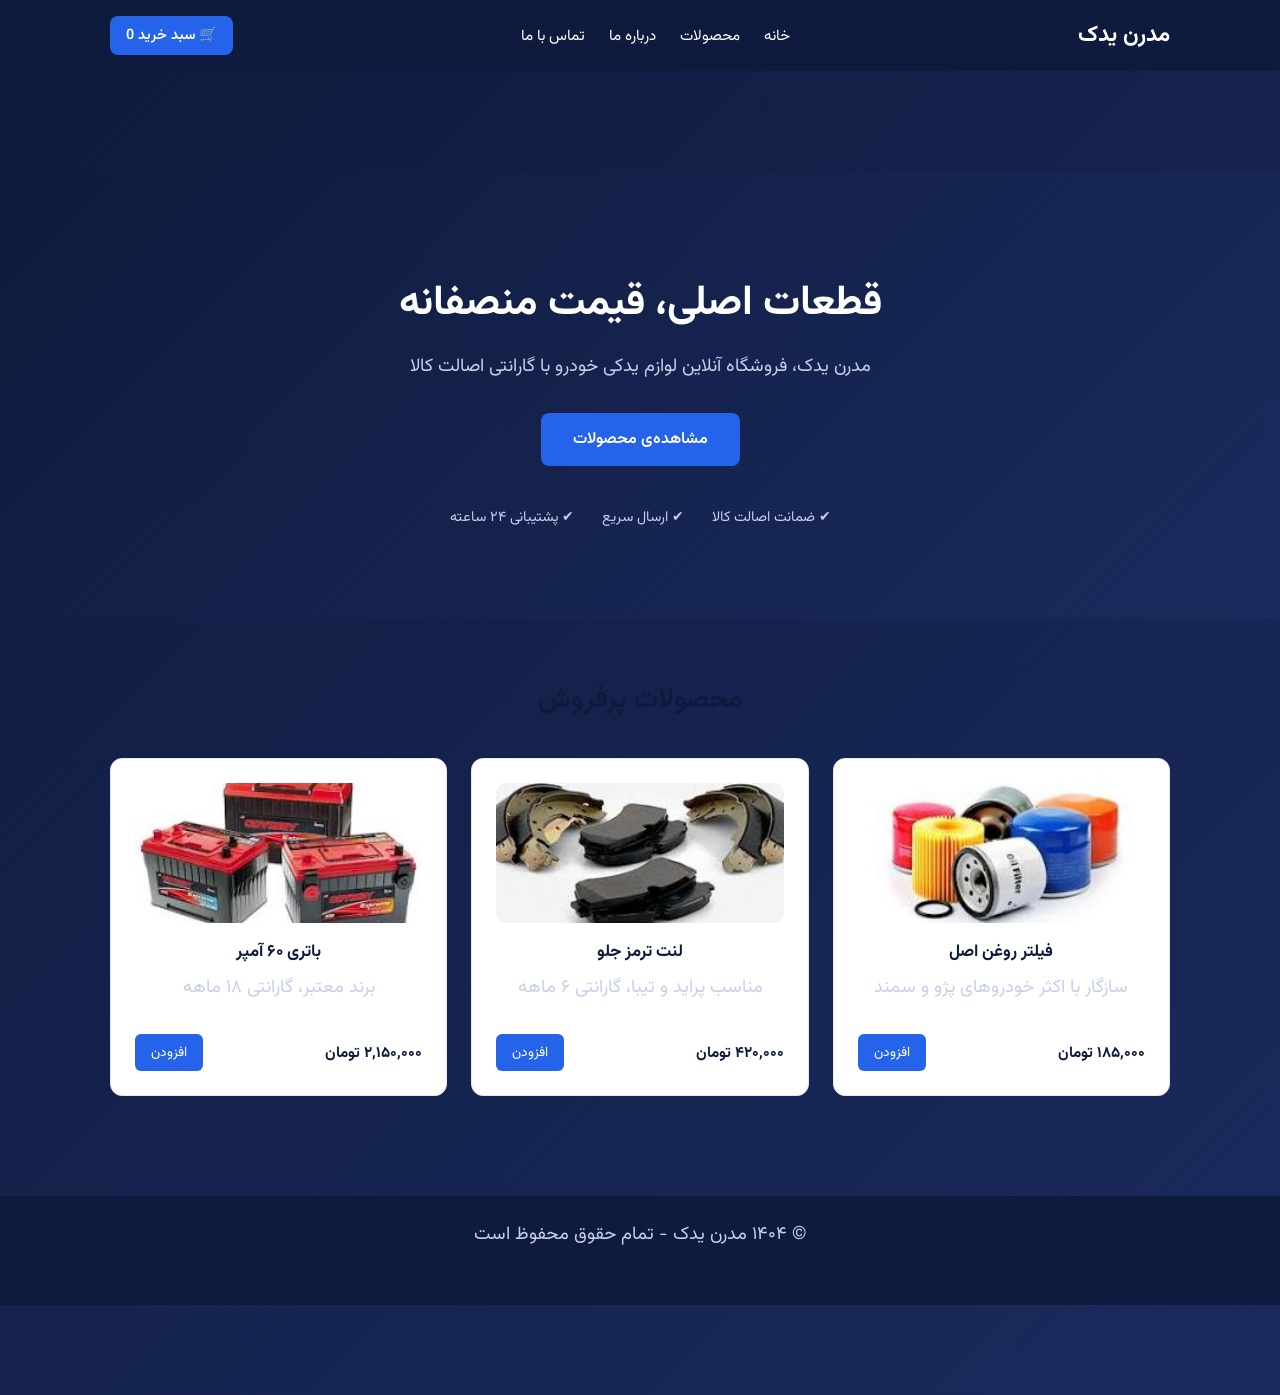
<file: index.html>
<!DOCTYPE html>
<html lang="fa" dir="rtl">

<head>
    <meta charset="UTF-8">
    <meta name="viewport" content="width=device-width, initial-scale=1.0">
    <link rel="preconnect" href="https://fonts.googleapis.com">
    <link rel="preconnect" href="https://fonts.gstatic.com" crossorigin>
    <link href="https://fonts.googleapis.com/css2?family=Vazirmatn:wght@400;500;600;700&display=swap" rel="stylesheet">
    <link rel="stylesheet" href="style.css">
    <title>مدرن یدک | فروشگاه لوازم یدکی خودرو</title>
</head>

<body>
    <div id="header-placeholder"></div>
    <section class="hero">
        <section class="hero">
            <div class="container">
                <h1>قطعات اصلی، قیمت منصفانه</h1>
                <p>مدرن یدک، فروشگاه آنلاین لوازم یدکی خودرو با گارانتی اصالت کالا</p>
                <a href="products.html" class="btn-primary">مشاهده‌ی محصولات</a>
                <div class="trust-badges">
                    <span>✔ ضمانت اصالت کالا</span>
                    <span>✔ ارسال سریع</span>
                    <span>✔ پشتیبانی ۲۴ ساعته</span>
                </div>
            </div>
        </section>
        <section class="featured">
            <div class="container">
                <h2>محصولات پرفروش</h2>
                <div class="product-grid">

                    <div class="product-card">
                        <div class="product-img"><img src="images/oil-filter.jpg" alt="فیلتر روغن اصلی"></div>
                        <h3>فیلتر روغن اصل </h3>
                        <p class="product-desc">سازگار با اکثر خودروهای پژو و سمند</p>
                        <div class="product-footer">
                            <span class="price">۱۸۵,۰۰۰ تومان</span>
                            <button class="btn-small" data-name="فیلتر روغن اصلی" data-price="185000">افزودن</button>
                        </div>
                    </div>

                    <div class="product-card">
                        <div class="product-img"><img src="images/LENT.JPG" alt="لنت ترمز جلو "></div>
                        <h3>لنت ترمز جلو</h3>
                        <p class="product-desc">مناسب پراید و تیبا، گارانتی ۶ ماهه</p>
                        <div class="product-footer">
                            <span class="price">۴۲۰,۰۰۰ تومان</span>
                            <button class="btn-small">افزودن</button>
                        </div>
                    </div>

                    <div class="product-card">
                        <div class="product-img"><img src="images/BATRI.JPG" alt="باتری 60آمپر  "></div>
                        <h3>باتری ۶۰ آمپر</h3>
                        <p class="product-desc">برند معتبر، گارانتی ۱۸ ماهه</p>
                        <div class="product-footer">
                            <span class="price">۲,۱۵۰,۰۰۰ تومان</span>
                            <button class="btn-small">افزودن</button>
                        </div>
                    </div>

                </div>
            </div>
        </section>
        <script src="script.js"></script>
        <footer class="site-footer">
            <div class="container">
                <p>© ۱۴۰۴ مدرن یدک - تمام حقوق محفوظ است</p>
            </div>
        </footer>
</body>

</html>
</file>
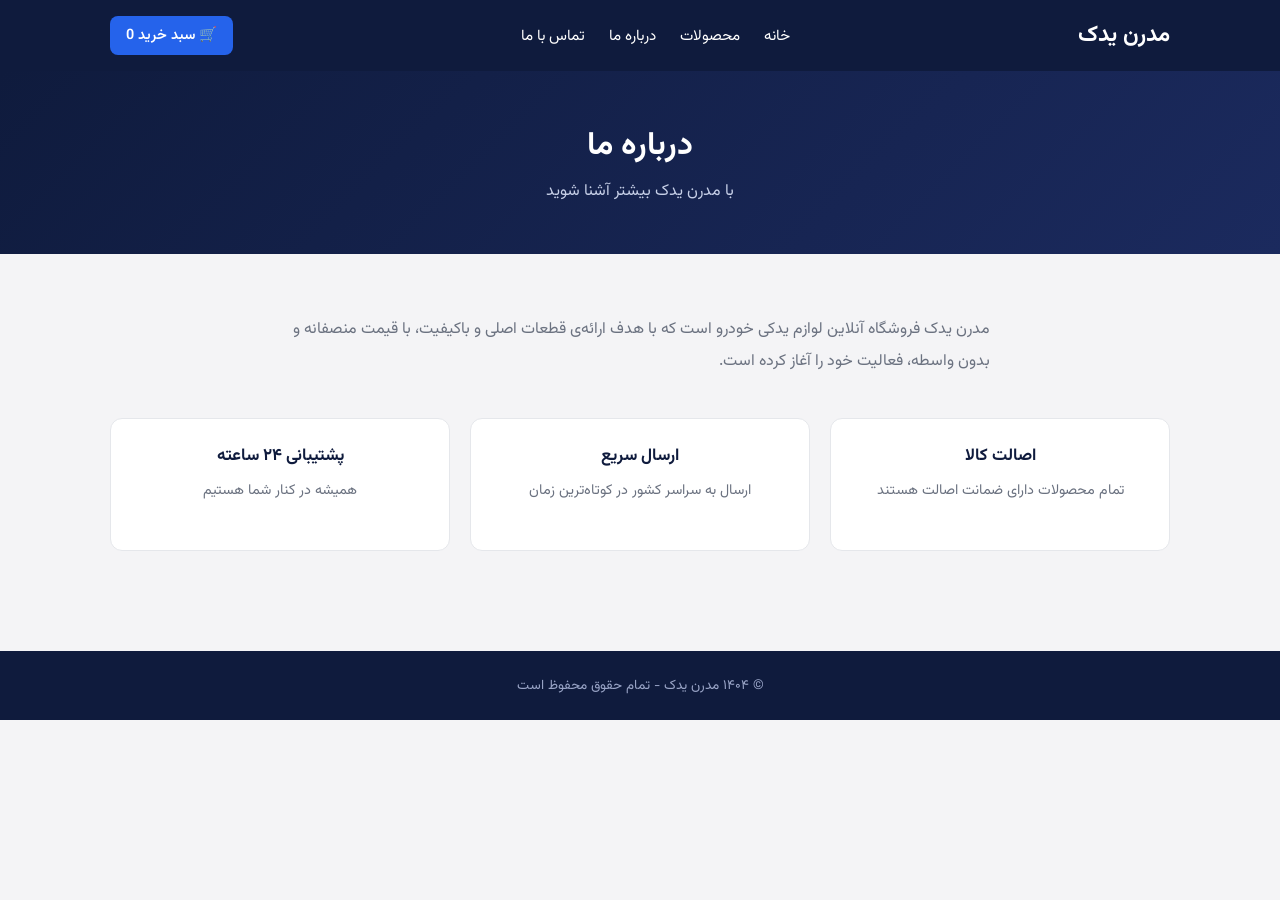
<file: about.html>
<!DOCTYPE html>
<html lang="fa" dir="rtl">
<head>
    <meta charset="UTF-8">
    <meta name="viewport" content="width=device-width, initial-scale=1.0">
    <link rel="preconnect" href="https://fonts.googleapis.com">
    <link rel="preconnect" href="https://fonts.gstatic.com" crossorigin>
    <link href="https://fonts.googleapis.com/css2?family=Vazirmatn:wght@400;500;600;700&display=swap" rel="stylesheet">
    <link rel="stylesheet" href="style.css">
    <title>درباره ما | مدرن یدک</title>
</head>
<body>

    <div id="header-placeholder"></div>

    <section class="page-header">
        <div class="container">
            <h1>درباره ما</h1>
            <p>با مدرن یدک بیشتر آشنا شوید</p>
        </div>
    </section>

    <section class="about-section">
        <div class="container">
            <p>مدرن یدک فروشگاه آنلاین لوازم یدکی خودرو است که با هدف ارائه‌ی قطعات اصلی و باکیفیت، با قیمت منصفانه و بدون واسطه، فعالیت خود را آغاز کرده است.</p>

            <div class="about-points">
                <div class="about-point">
                    <h3>اصالت کالا</h3>
                    <p>تمام محصولات دارای ضمانت اصالت هستند</p>
                </div>
                <div class="about-point">
                    <h3>ارسال سریع</h3>
                    <p>ارسال به سراسر کشور در کوتاه‌ترین زمان</p>
                </div>
                <div class="about-point">
                    <h3>پشتیبانی ۲۴ ساعته</h3>
                    <p>همیشه در کنار شما هستیم</p>
                </div>
            </div>
        </div>
    </section>

    <footer class="site-footer">
        <div class="container">
            <p>© ۱۴۰۴ مدرن یدک - تمام حقوق محفوظ است</p>
        </div>
    </footer>

    <script src="script.js"></script>
</body>
</html>
</file>
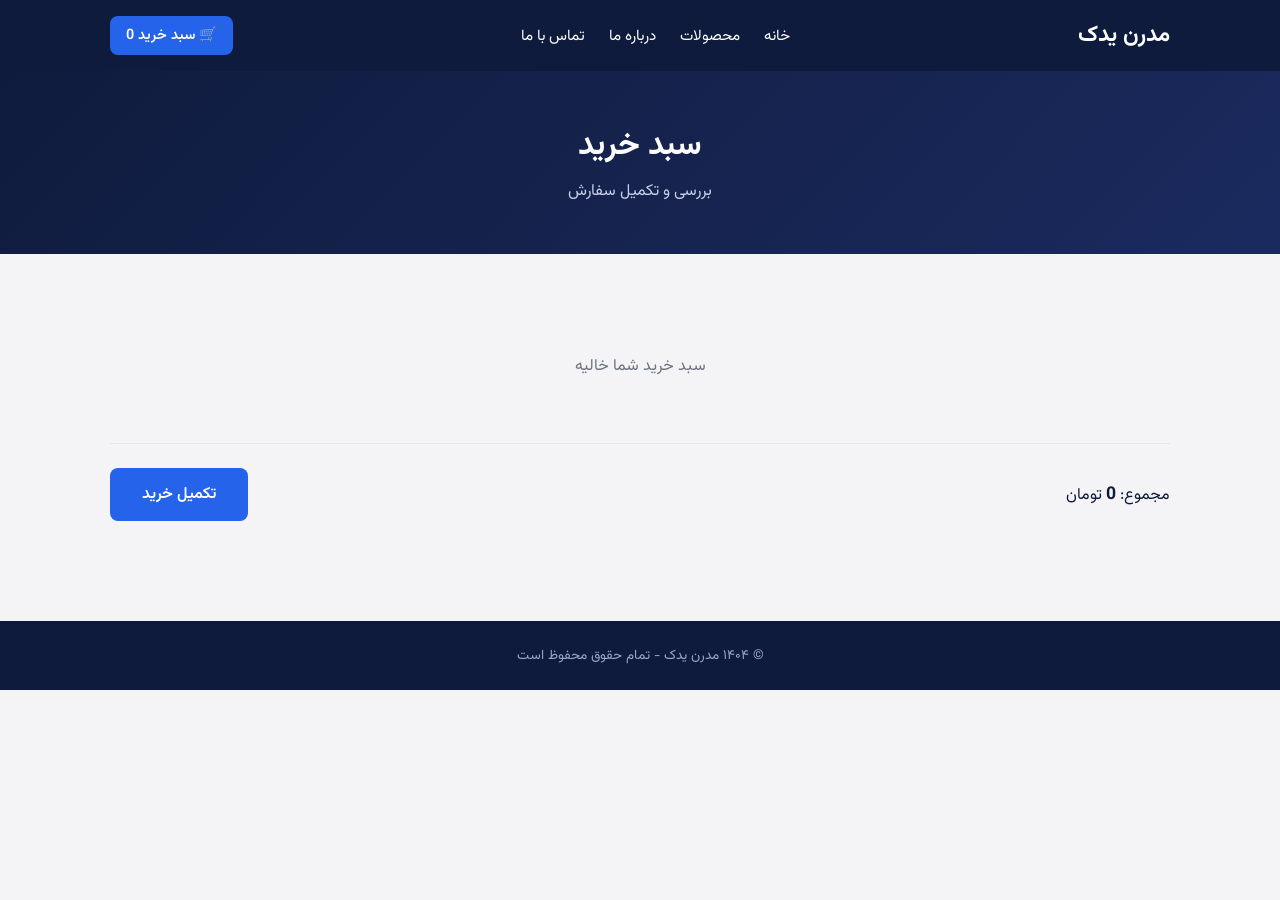
<file: cart.html>
<!DOCTYPE html>
<html lang="fa" dir="rtl">
<head>
    <meta charset="UTF-8">
    <meta name="viewport" content="width=device-width, initial-scale=1.0">
    <link rel="preconnect" href="https://fonts.googleapis.com">
    <link rel="preconnect" href="https://fonts.gstatic.com" crossorigin>
    <link href="https://fonts.googleapis.com/css2?family=Vazirmatn:wght@400;500;600;700&display=swap" rel="stylesheet">
    <link rel="stylesheet" href="style.css">
    <title>سبد خرید | مدرن یدک</title>
</head>
<body>

    <div id="header-placeholder"></div>

    <section class="page-header">
        <div class="container">
            <h1>سبد خرید</h1>
            <p>بررسی و تکمیل سفارش</p>
        </div>
    </section>

    <section class="cart-page">
        <div class="container">
            <div id="cart-items"></div>
            <div class="cart-summary">
                <span>مجموع: <strong id="cart-total">0</strong> تومان</span>
                <button id="checkout-btn" class="btn-primary">تکمیل خرید</button>
            </div>
        </div>
    </section>

    <footer class="site-footer">
        <div class="container">
            <p>© ۱۴۰۴ مدرن یدک - تمام حقوق محفوظ است</p>
        </div>
    </footer>

    <script src="script.js"></script>
</body>
</html>
</file>
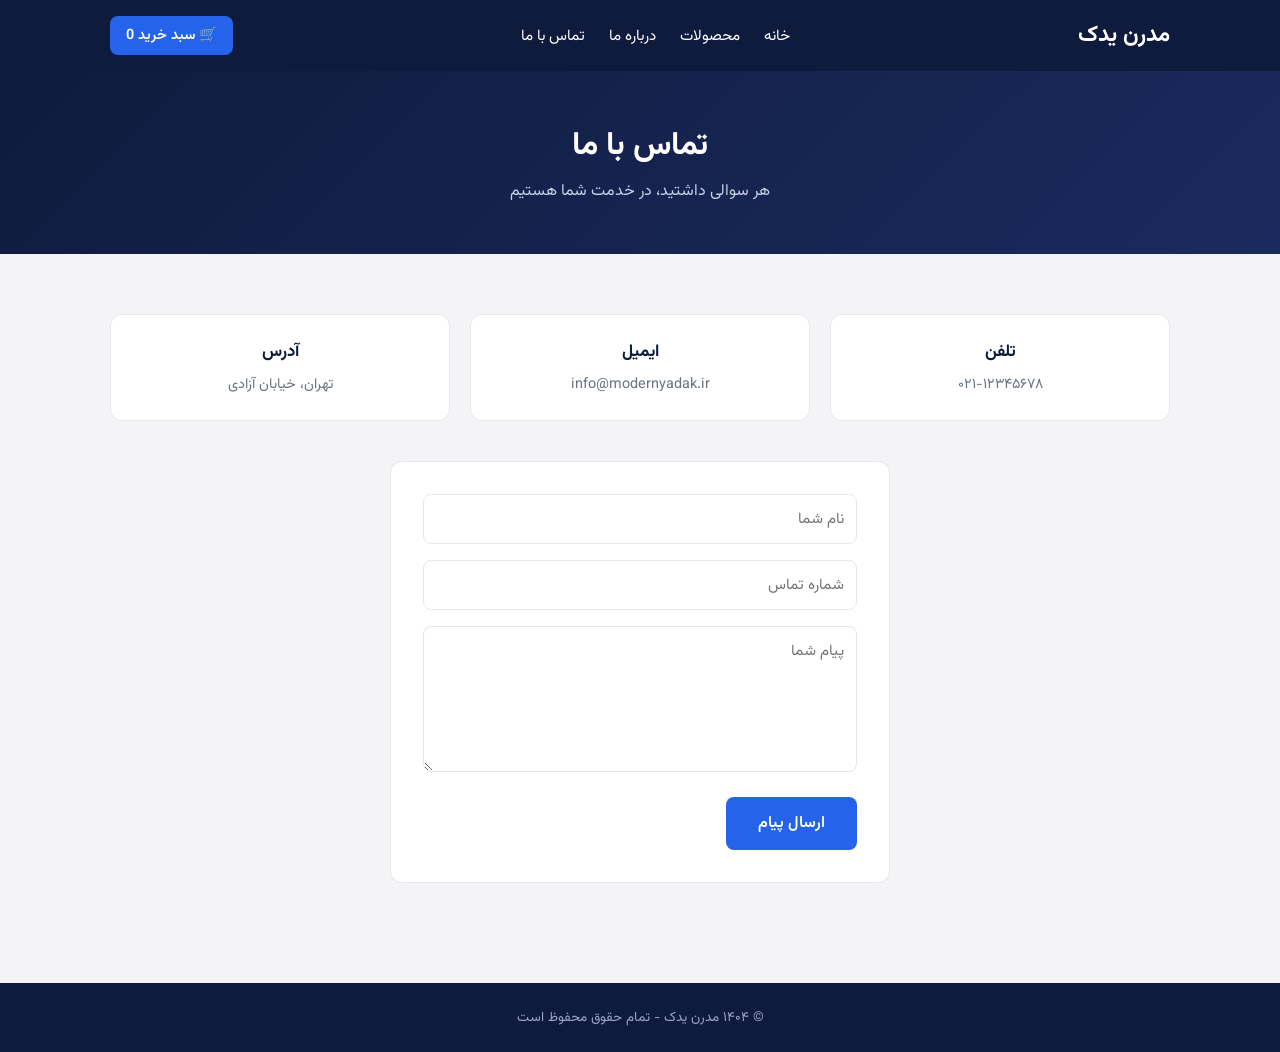
<file: contact.html>
<!DOCTYPE html>
<html lang="fa" dir="rtl">
<head>
    <meta charset="UTF-8">
    <meta name="viewport" content="width=device-width, initial-scale=1.0">
    <link rel="preconnect" href="https://fonts.googleapis.com">
    <link rel="preconnect" href="https://fonts.gstatic.com" crossorigin>
    <link href="https://fonts.googleapis.com/css2?family=Vazirmatn:wght@400;500;600;700&display=swap" rel="stylesheet">
    <link rel="stylesheet" href="style.css">
    <title>تماس با ما | مدرن یدک</title>
</head>
<body>

    <div id="header-placeholder"></div>

    <section class="page-header">
        <div class="container">
            <h1>تماس با ما</h1>
            <p>هر سوالی داشتید، در خدمت شما هستیم</p>
        </div>
    </section>

    <section class="contact-section">
        <div class="container">
            <div class="contact-info">
                <div class="contact-card">
                    <h3>تلفن</h3>
                    <p>۰۲۱-۱۲۳۴۵۶۷۸</p>
                </div>
                <div class="contact-card">
                    <h3>ایمیل</h3>
                    <p>info@modernyadak.ir</p>
                </div>
                <div class="contact-card">
                    <h3>آدرس</h3>
                    <p>تهران، خیابان آزادی</p>
                </div>
            </div>

            <form class="contact-form">
                <input type="text" placeholder="نام شما">
                <input type="text" placeholder="شماره تماس">
                <textarea rows="5" placeholder="پیام شما"></textarea>
                <button type="button" class="btn-primary">ارسال پیام</button>
            </form>
        </div>
    </section>

    <footer class="site-footer">
        <div class="container">
            <p>© ۱۴۰۴ مدرن یدک - تمام حقوق محفوظ است</p>
        </div>
    </footer>

    <script src="script.js"></script>
</body>
</html>
</file>
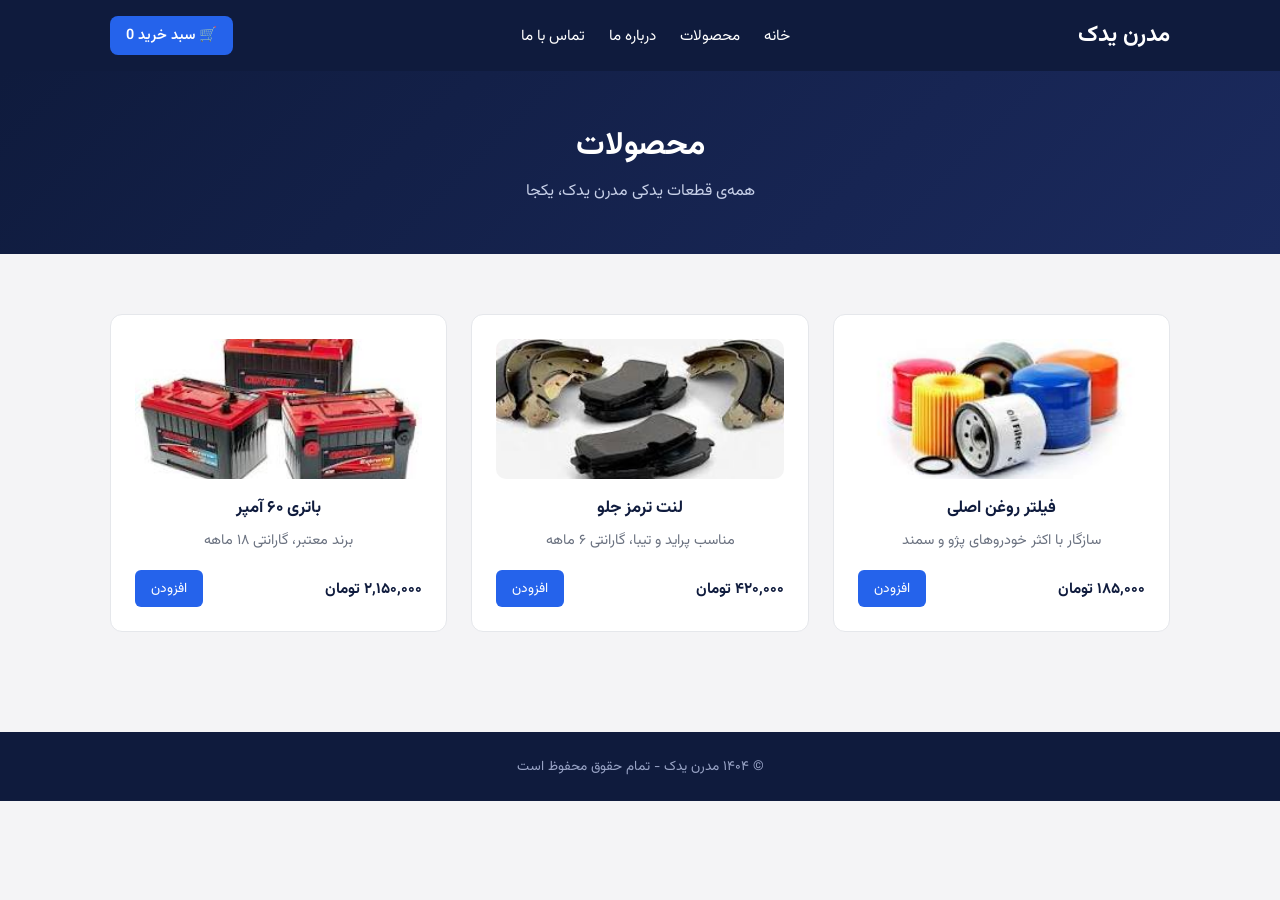
<file: products.html>
<!DOCTYPE html>
<html lang="fa" dir="rtl">
<head>
    <meta charset="UTF-8">
    <meta name="viewport" content="width=device-width, initial-scale=1.0">
    <link rel="preconnect" href="https://fonts.googleapis.com">
    <link rel="preconnect" href="https://fonts.gstatic.com" crossorigin>
    <link href="https://fonts.googleapis.com/css2?family=Vazirmatn:wght@400;500;600;700&display=swap" rel="stylesheet">
    <link rel="stylesheet" href="style.css">
    <title>محصولات | مدرن یدک</title>
</head>
<body>

    <div id="header-placeholder"></div>

    <section class="page-header">
        <div class="container">
            <h1>محصولات</h1>
            <p>همه‌ی قطعات یدکی مدرن یدک، یکجا</p>
        </div>
    </section>

    <section class="products-page">
        <div class="container">
            <div class="product-grid">

                <div class="product-card">
                    <div class="product-img"><img src="images/oil-filter.jpg" alt="فیلتر روغن اصلی"></div>
                    <h3>فیلتر روغن اصلی</h3>
                    <p class="product-desc">سازگار با اکثر خودروهای پژو و سمند</p>
                    <div class="product-footer">
                        <span class="price">۱۸۵,۰۰۰ تومان</span>
                        <button class="btn-small" data-name="فیلتر روغن اصلی" data-price="185000">افزودن</button>
                    </div>
                </div>

                <div class="product-card">
                    <div class="product-img"><img src="images/LENT.JPG" alt="لنت ترمز جلو"></div>
                    <h3>لنت ترمز جلو</h3>
                    <p class="product-desc">مناسب پراید و تیبا، گارانتی ۶ ماهه</p>
                    <div class="product-footer">
                        <span class="price">۴۲۰,۰۰۰ تومان</span>
                        <button class="btn-small" data-name="لنت ترمز جلو" data-price="420000">افزودن</button>
                    </div>
                </div>

                <div class="product-card">
                    <div class="product-img"><img src="images/BATRI.JPG" alt="باتری ۶۰ آمپر"></div>
                    <h3>باتری ۶۰ آمپر</h3>
                    <p class="product-desc">برند معتبر، گارانتی ۱۸ ماهه</p>
                    <div class="product-footer">
                        <span class="price">۲,۱۵۰,۰۰۰ تومان</span>
                        <button class="btn-small" data-name="باتری ۶۰ آمپر" data-price="2150000">افزودن</button>
                    </div>
                </div>

            </div>
        </div>
    </section>

    <footer class="site-footer">
        <div class="container">
            <p>© ۱۴۰۴ مدرن یدک - تمام حقوق محفوظ است</p>
        </div>
    </footer>

    <script src="script.js"></script>
</body>
</html>
</file>
<file: style.css>
:root {
  --navy: #0f1b3d;
  --blue: #2563eb;
  --blue-light: #e8f0fe;
  --gray: #6b7280;
  --gray-light: #f4f4f6;
  --white: #ffffff;
}

* {
  box-sizing: border-box;
  margin: 0;
  padding: 0;
}

body {
  font-family: "Vazirmatn", Tahoma, sans-serif;
  background-color: var(--gray-light);
  color: var(--navy);
}

.container {
  max-width: 1100px;
  margin: 0 auto;
  padding: 0 20px;
}

/* هدر */
.site-header {
  background-color: var(--navy);
  padding: 16px 0;
}

.header-inner {
  display: flex;
  align-items: center;
  justify-content: space-between;
  flex-wrap: nowrap;
  gap: 20px;
}

.logo {
  font-size: 1.4rem;
  font-weight: 700;
  color: var(--white);
  text-decoration: none;
}

.main-nav {
  display: flex;
  gap: 24px;
}

.main-nav a {
  color: var(--white);
  text-decoration: none;
  font-size: 0.95rem;
}

.main-nav a:hover {
  color: var(--blue-light);
}

.cart-link {
  color: var(--white);
  text-decoration: none;
  font-weight: 600;
  background-color: var(--blue);
  padding: 8px 16px;
  border-radius: 8px;
  font-size: 0.9rem;
}

/* هیرو */
.hero {
  background: linear-gradient(135deg, var(--navy), #1b2a5e);
  text-align: center;
  padding: 100px 0 90px;
}

.hero h1 {
  font-size: 2.6rem;
  color: var(--white);
  margin-bottom: 16px;
}

.hero p {
  color: #c7d0e8;
  font-size: 1.15rem;
  margin-bottom: 32px;
}

.btn-primary {
  display: inline-block;
  background-color: var(--blue);
  color: var(--white);
  text-decoration: none;
  padding: 14px 32px;
  border-radius: 8px;
  font-weight: 600;
  font-size: 1rem;
  border: none;
  cursor: pointer;
  font-family: inherit;
}

.btn-primary:hover {
  opacity: 0.9;
}

.trust-badges {
  display: flex;
  justify-content: center;
  gap: 28px;
  margin-top: 40px;
  flex-wrap: wrap;
}

.trust-badges span {
  color: #c7d0e8;
  font-size: 0.9rem;
}

/* صفحات داخلی - بنر بالا */
.page-header {
  background: linear-gradient(135deg, var(--navy), #1b2a5e);
  padding: 50px 0;
  text-align: center;
}

.page-header h1 {
  color: var(--white);
  font-size: 2rem;
  margin-bottom: 8px;
}

.page-header p {
  color: #c7d0e8;
  font-size: 1rem;
}

/* محصولات پرفروش / صفحه محصولات */
.featured,
.products-page {
  padding: 60px 0;
}

.featured h2 {
  text-align: center;
  font-size: 1.7rem;
  color: var(--navy);
  margin-bottom: 36px;
}

.product-grid {
  display: grid;
  grid-template-columns: repeat(auto-fit, minmax(240px, 1fr));
  gap: 24px;
}

.product-card {
  background: var(--white);
  border: 1px solid #e5e7eb;
  border-radius: 12px;
  padding: 24px;
  text-align: center;
  transition: transform 0.2s ease, box-shadow 0.2s ease;
}

.product-card:hover {
  transform: translateY(-4px);
  box-shadow: 0 8px 20px rgba(15, 27, 61, 0.08);
}

.product-img {
  background: var(--gray-light);
  border-radius: 10px;
  height: 140px;
  display: flex;
  align-items: center;
  justify-content: center;
  margin-bottom: 16px;
  overflow: hidden;
}

.product-img img {
  width: 100%;
  height: 100%;
  object-fit: cover;
}

.product-card h3 {
  font-size: 1.05rem;
  color: var(--navy);
  margin-bottom: 8px;
}

.product-desc {
  color: var(--gray);
  font-size: 0.9rem;
  margin-bottom: 18px;
}

.product-footer {
  display: flex;
  align-items: center;
  justify-content: space-between;
}

.price {
  font-weight: 700;
  color: var(--navy);
  font-size: 0.95rem;
}

.btn-small {
  background: var(--blue);
  color: var(--white);
  border: none;
  padding: 8px 16px;
  border-radius: 6px;
  font-size: 0.85rem;
  cursor: pointer;
  font-family: inherit;
}

.btn-small:hover {
  opacity: 0.9;
}

/* سبد خرید */
.cart-page {
  padding: 60px 0;
}

.cart-row {
  display: flex;
  align-items: center;
  justify-content: space-between;
  gap: 16px;
  background: var(--white);
  border: 1px solid #e5e7eb;
  border-radius: 10px;
  padding: 16px 20px;
  margin-bottom: 12px;
}

.cart-row-name {
  font-weight: 600;
  color: var(--navy);
}

.cart-row-price {
  color: var(--gray);
}

.cart-remove {
  background: #fee2e2;
  color: #b91c1c;
  border: none;
  padding: 6px 14px;
  border-radius: 6px;
  cursor: pointer;
  font-family: inherit;
}

.cart-remove:hover {
  background: #fecaca;
}

.cart-empty {
  text-align: center;
  color: var(--gray);
  padding: 40px 0;
}

.cart-summary {
  display: flex;
  align-items: center;
  justify-content: space-between;
  margin-top: 24px;
  padding-top: 24px;
  border-top: 1px solid #e5e7eb;
}

.cart-summary strong {
  color: var(--navy);
  font-size: 1.1rem;
}

/* درباره ما */
.about-section {
  padding: 60px 0;
}

.about-section p {
  color: var(--gray);
  max-width: 700px;
  margin: 0 auto 20px;
  line-height: 2;
}

.about-points {
  display: grid;
  grid-template-columns: repeat(auto-fit, minmax(220px, 1fr));
  gap: 20px;
  margin-top: 40px;
}

.about-point {
  background: var(--white);
  border: 1px solid #e5e7eb;
  border-radius: 12px;
  padding: 24px;
  text-align: center;
}

.about-point h3 {
  color: var(--navy);
  margin-bottom: 8px;
  font-size: 1.05rem;
}

.about-point p {
  color: var(--gray);
  font-size: 0.9rem;
}

/* تماس با ما */
.contact-section {
  padding: 60px 0;
}

.contact-info {
  display: grid;
  grid-template-columns: repeat(auto-fit, minmax(220px, 1fr));
  gap: 20px;
  margin-bottom: 40px;
}

.contact-card {
  background: var(--white);
  border: 1px solid #e5e7eb;
  border-radius: 12px;
  padding: 24px;
  text-align: center;
}

.contact-card h3 {
  color: var(--navy);
  margin-bottom: 8px;
  font-size: 1.05rem;
}

.contact-card p {
  color: var(--gray);
  font-size: 0.9rem;
}

.contact-form {
  background: var(--white);
  border: 1px solid #e5e7eb;
  border-radius: 12px;
  padding: 32px;
  max-width: 500px;
  margin: 0 auto;
}

.contact-form input,
.contact-form textarea {
  width: 100%;
  padding: 12px;
  border: 1px solid #e5e7eb;
  border-radius: 8px;
  margin-bottom: 16px;
  font-family: inherit;
  font-size: 0.95rem;
}

/* فوتر */
.site-footer {
  background: var(--navy);
  color: #9aa5c7;
  text-align: center;
  padding: 24px 0;
  font-size: 0.85rem;
  margin-top: 40px;
}
</file>
